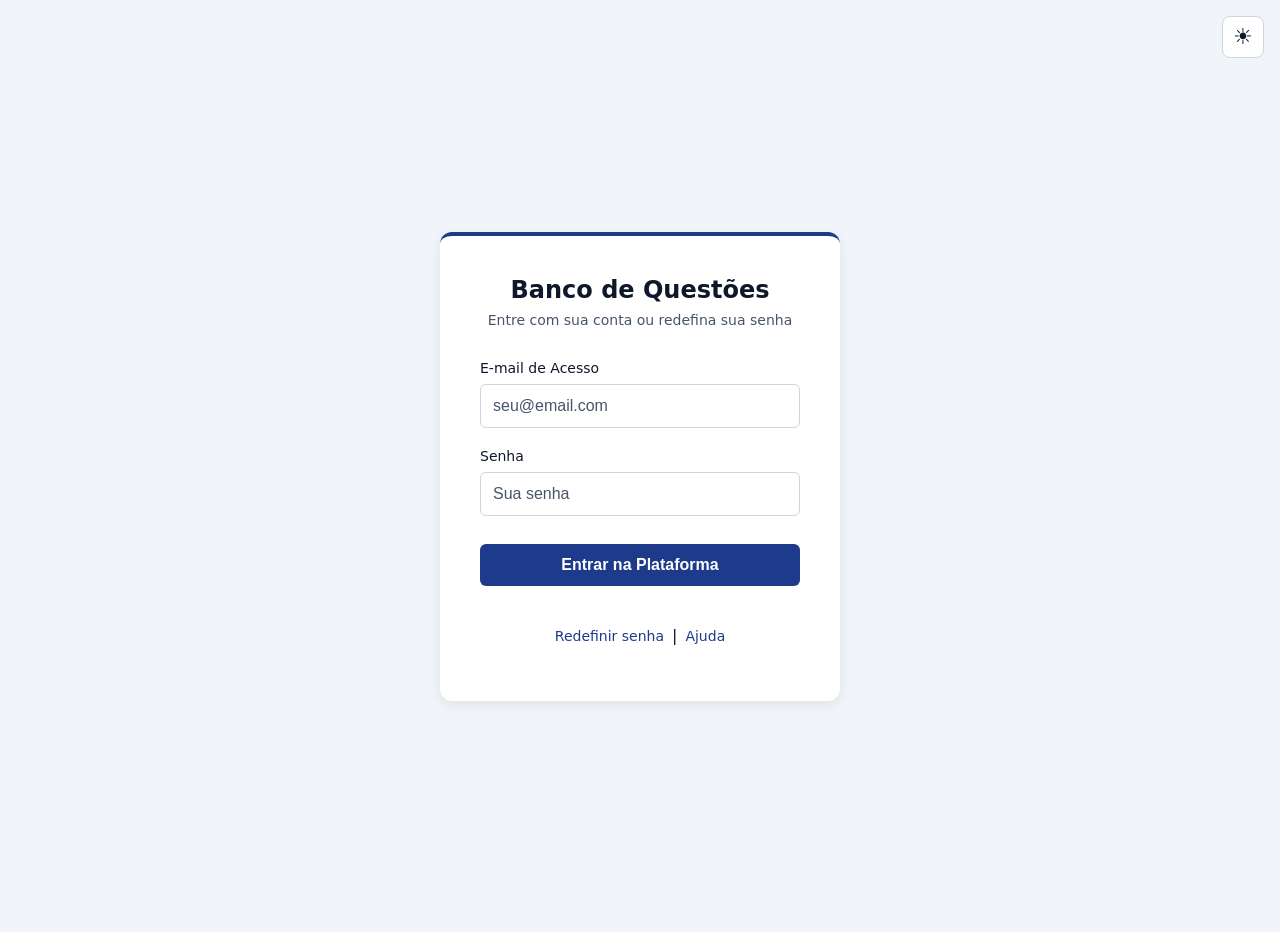
<file: login.html>
<!DOCTYPE html>
<html lang="pt-BR">
<head>
    <meta charset="UTF-8">
    <meta name="viewport" content="width=device-width, initial-scale=1.0">
    <title>Tela de Login e Recuperação - Banco de Questões</title>
    <link rel="stylesheet" href="styles/login.css">
    <script src="scripts/theme.js"></script>
    <link rel="stylesheet" href="styles/theme.css">
</head>
<body>
    <button
        type="button"
        class="theme-toggle theme-toggle--fixed"
        data-theme-toggle
        aria-label="Alterar tema"
    >
        <span class="theme-toggle-icon" aria-hidden="true">☀</span>
    </button>

    <div class="login-card">
        <div class="login-header">
            <h1>Banco de Questões</h1>
            <p>Entre com sua conta ou redefina sua senha</p>
        </div>

        <form id="login-form">
            <div class="form-group">
                <label for="email">E-mail de Acesso</label>
                <input type="email" id="email" name="email" placeholder="seu@email.com" required>
            </div>

            <div class="form-group">
                <label for="password">Senha</label>
                <input type="password" id="password" name="password" placeholder="Sua senha" required>
            </div>

            <button type="submit" class="btn-submit">Entrar na Plataforma</button>
        </form>

        <div id="feedback-message" class="message-box"></div>

        <div class="login-footer">
            <!-- Botão ligado ao fluxo de e-mail do Supabase configurado anteriormente -->
            <a href="#" id="btn-reset-password">Redefinir senha</a>
            <p>|</p>
            <a href="#" id="btn-help">Ajuda</a>
        </div>
    </div>

    <footer>
        <script type="module" src="scripts/login.js"></script>
    </footer>
</body>
</html>
</file>
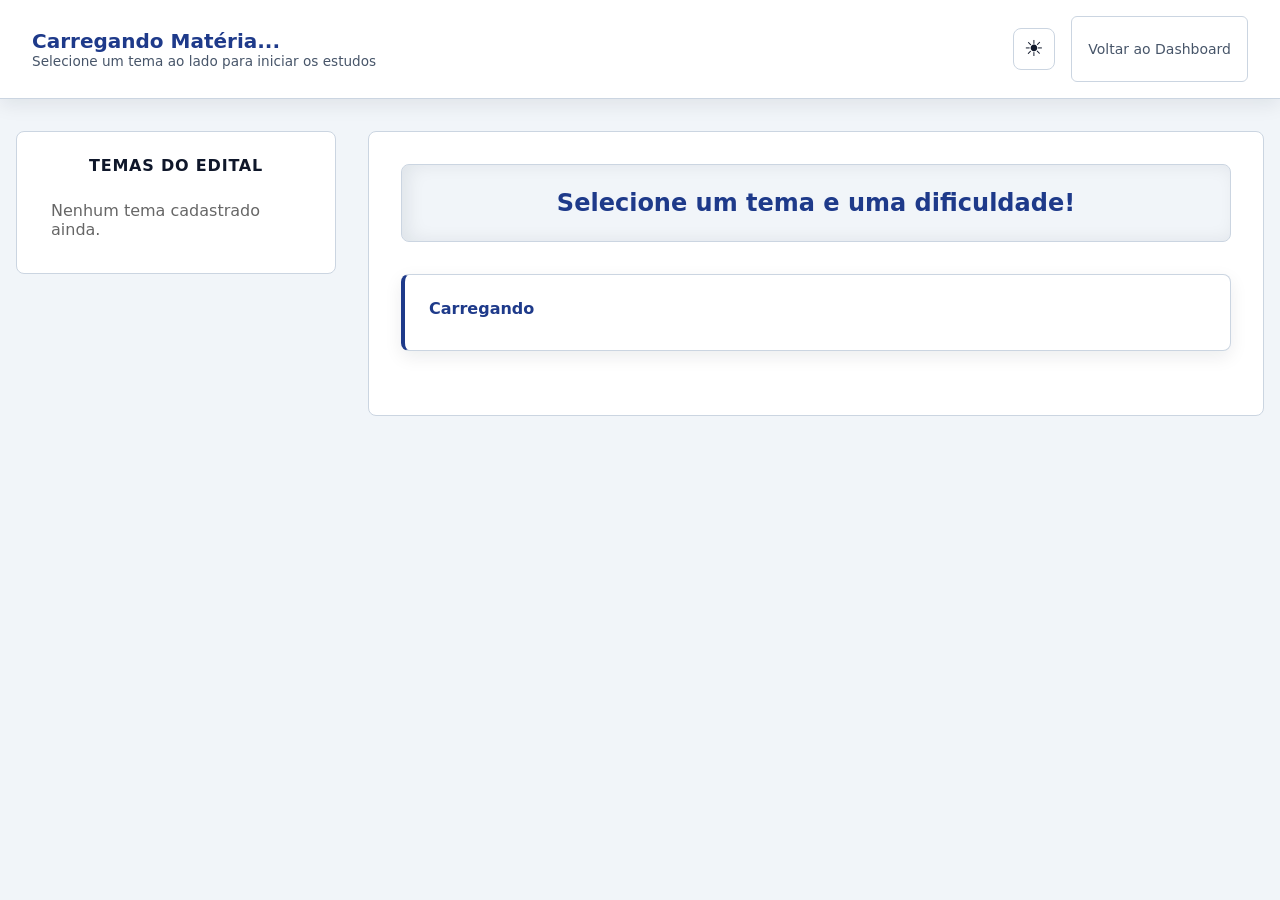
<file: questionstab.html>
<!DOCTYPE html>
<html lang="pt-BR">
<head>
    <meta charset="UTF-8">
    <meta name="viewport" content="width=device-width, initial-scale=1.0">
    <title>Resolução de Questões - Concurso PM</title>
    <script type="module" src="scripts/getdumb.js"></script>    
    <script type="module" src="scripts/questionstab.js"></script>    
    <link rel="stylesheet" href="styles/questionstab.css">
    <script src="scripts/theme.js"></script>
    <link rel="stylesheet" href="styles/theme.css">
</head>
<body>

    <!-- Topo -->
    <header>
        <div class="header-title">
            <h1 id="materiaTitulo">Carregando Matéria...</h1>
            <p>Selecione um tema ao lado para iniciar os estudos</p>
        </div>

        <div style="display: flex; align-items: center; gap: 1rem;">
            <button
                type="button"
                class="theme-toggle"
                data-theme-toggle
                aria-label="Alterar tema"
            >
                <span class="theme-toggle-icon" aria-hidden="true">☀</span>
            </button>

            <a href="dashboard.html" class="back-link">Voltar ao Dashboard</a>
        </div>
    </header>

    <!-- Layout com Menu Lateral e Centro -->
    <div class="main-layout">
        
        <!-- Lado Esquerdo: Menu de Temas -->
        <aside>
            <h2>Temas do Edital</h2>
            <ul class="theme-list" id="themeListContainer">
                <!-- Preenchido via JavaScript dinamicamente com base no parâmetro da URL -->
                 <li class="theme-item" style="padding: 10px; color: #666;">Nenhum tema cadastrado ainda.</li>
            </ul>
        </aside>

        <!-- Centro da Tela: Área de Estudo (Teoria + Questão) -->
        <section class="content-area">
            <div class="question-card" id="questionContainer">
                <h2 class="selecione-materia">Selecione um tema e uma dificuldade!</h2>
                <div class="theory-box" id="theoryContainer">
                    <h3>Carregando</h3>
                    <p></p>
                </div>


            </div>
            
            <!--

            
            <div class="question-card" id="questionContainer">
                <div class="question-header">
                    <span>Questão 01 • Banca: VUNESP</span>
                    <span>% de Acertos: 85%</span>
                </div>
                
                <div class="question-statement">
                    Assinale a alternativa em que o uso do acento indicativo de crase está <strong>correto</strong> de acordo com a norma-padrão da língua portuguesa:
                </div>

                <div class="options-list">
                    <label class="option-item">
                        <input type="radio" name="qst1" value="A">
                        <span class="option-text">A) Entregou o relatório à Direção da corporação.</span>
                    </label>
                    <label class="option-item">
                        <input type="radio" name="qst1" value="B">
                        <span class="option-text">B) Os policiais foram à pé fazer a ronda ostensiva.</span>
                    </label>
                    <label class="option-item">
                        <input type="radio" name="qst1" value="C">
                        <span class="option-text">C) Ficaram frente à frente na abordagem policial.</span>
                    </label>
                    <label class="option-item">
                        <input type="radio" name="qst1" value="D">
                        <span class="option-text">D) Prefiro rondas noturnas à rondas diurnas.</span>
                    </label>
                </div>

                <button class="btn-action" id="btnResponder">Responder Questão</button>

                
                <div class="explanation-box" id="explanationBox">
                    <h4>Gabarito Comentado: Alternativa A</h4>
                    <p><strong>Justificativa:</strong> O verbo "entregar" rege a preposição "a" (quem entrega, entrega algo <em>a</em> alguém) e o substantivo feminino "Direção" aceita o artigo "a". Logo, ocorre a fusão: <em>a + a = à</em>. Na B, "pé" é palavra masculina; na C, expressões locuções formadas por palavras repetidas não levam crase; na D, não há crase antes de palavra no plural sem artigo.</p>
                </div>
            </div> -->

        </section>
    </div>

</body>
</html>
</file>
<file: styles/login.css>
:root {
  --primary-color: #1e3a8a; /* Azul Marinho Institucional / PM */
  --primary-hover: #1e40af; /* Azul um pouco mais claro para hover */
  --bg-color: #f1f5f9;      /* Fundo cinza claro corporativo */
  --card-bg: #ffffff;       /* Fundo dos cartões em branco puro */
  --text-main: #0f172a;     /* Texto principal escuro */
  --text-muted: #475569;    /* Texto secundário/mutado */
  --border-color: #cbd5e1;  /* Bordas nítidas */
  --error-color: #ef4444;   /* Vermelho para erros */
  --success-color: #16a34a; /* Verde para sucesso */
}

body {
  font-family: system-ui, -apple-system, BlinkMacSystemFont, 'Segoe UI', Roboto, Oxygen, Ubuntu, Cantarell, sans-serif;
  background-color: var(--bg-color);
  color: var(--text-main);
  display: flex;
  justify-content: center;
  align-items: center;
  min-height: 100vh;
  margin: 0;
  padding: 1rem;
}

.login-card {
  background-color: var(--card-bg);
  padding: 2.5rem;
  border-radius: 12px;
  box-shadow: 0 4px 12px rgba(15, 23, 42, 0.08);
  width: 100%;
  max-width: 400px;
  box-sizing: border-box;
  border-top: 4px solid var(--primary-color);
}

.login-header {
  text-align: center;
  margin-bottom: 2rem;
}

.login-header h1 {
  font-size: 1.5rem;
  margin: 0 0 0.5rem 0;
  color: var(--text-main);
}

.login-header p {
  font-size: 0.875rem;
  color: var(--text-muted);
  margin: 0;
}

.form-group {
  margin-bottom: 1.25rem;
}

.form-group label {
  display: block;
  font-size: 0.875rem;
  font-weight: 500;
  margin-bottom: 0.5rem;
  color: var(--text-main);
}

.form-group input {
  width: 100%;
  padding: 0.75rem;
  border: 1px solid var(--border-color);
  border-radius: 6px;
  font-size: 1rem;
  box-sizing: border-box;
  outline: none;
  transition: border-color 0.2s;
}

.form-group input:focus {
  border-color: var(--primary-color);
}

.btn-submit {
  width: 100%;
  padding: 0.75rem;
  background-color: var(--primary-color);
  color: white;
  border: none;
  border-radius: 6px;
  font-size: 1rem;
  font-weight: 600;
  cursor: pointer;
  transition: background-color 0.2s;
  margin-top: 0.5rem;
}

.btn-submit:hover {
  background-color: var(--primary-hover);
}

.login-footer {
  text-align:center;
  margin-top: 1.5rem;
  display: flex;
  flex-direction: row;
  align-items: baseline;
  gap: 0.5rem;
  justify-content: center;

}

.login-footer a {
  font-size: 0.875rem;
  color: var(--primary-color);
  text-decoration: none;
  font-weight: 500;
}

.login-footer a:hover {
  text-decoration: underline;
}

.error{
  color: var(--error-color);
}
.success{
  color: var(--success-color);
}

.form-group input {
    background-color: var(--card-bg);
    color: var(--text-main);
}

.form-group input::placeholder {
    color: var(--text-muted);
}

.form-group input:focus {
    border-color: var(--primary-color);
}
</file>
<file: styles/theme.css>
/* =========================================
   TEMA 1 — CLARO
========================================= */

:root {
    color-scheme: light;

    --primary-color: #1e3a8a;
    --primary-hover: #1e40af;
    --bg-color: #f1f5f9;
    --card-bg: #ffffff;
    --text-main: #0f172a;
    --text-muted: #475569;
    --border-color: #cbd5e1;
    --error-color: #ef4444;
    --success-color: #16a34a;

    --card-bg-alt: #f8fafc;
    --status-bg: #dcfce7;
    --status-text: #166534;
    --result-bg: #f0fdf4;
    --result-border: #bbf7d0;
    --result-text: #166534;
    --result-muted: #475569;
    --shadow-color: rgba(15, 23, 42, 0.08);
}

/* =========================================
   TEMA 2 — ESCURO
========================================= */

[data-theme="dark"] {
    color-scheme: dark;

    --primary-color: #60a5fa;
    --primary-hover: #93c5fd;
    --bg-color: #0f172a;
    --card-bg: #1e293b;
    --text-main: #f1f5f9;
    --text-muted: #94a3b8;
    --border-color: #334155;
    --error-color: #f87171;
    --success-color: #4ade80;

    --card-bg-alt: #263449;
    --status-bg: #14532d;
    --status-text: #bbf7d0;
    --result-bg: #142d25;
    --result-border: #166534;
    --result-text: #86efac;
    --result-muted: #a7b8ac;
    --shadow-color: rgba(0, 0, 0, 0.3);
}

/* =========================================
   TEMA 3 — ESPECIAL AZUL E DOURADO
========================================= */

[data-theme="special"] {
    color-scheme: dark;

    --bg-body: #080d1a;

    --text-main: #f1f5f9;
    --text-muted: #94a3b8;
    --text-dim: #64748b;
    --text-light: #cbd5e1;
    --text-card-light: #e2e8f0;

    --primary-blue: #2563eb;
    --primary-blue-hover: #3b82f6;
    --primary-blue-dark: #1d4ed8;
    --primary-blue-deep: #1e40af;

    --gradient-bg-start: #0b1329;
    --gradient-bg-end: #060b18;

    --accent-primary: #eab308;
    --accent-light: #facc15;
    --accent-dark: #ca8a04;
    --accent-glow: rgba(234, 179, 8, 0.15);
    --accent-bg-subtle: rgba(234, 179, 8, 0.1);
    --accent-shadow: rgba(234, 179, 8, 0.4);
    --accent-shadow-hover: rgba(234, 179, 8, 0.6);

    --alert-red: #ef4444;
    --alert-red-light: #f87171;
    --alert-red-text: #fca5a5;

    --card-bg: rgba(30, 41, 59, 0.65);
    --card-bg-alt: rgba(30, 41, 59, 0.6);
    --card-bg-solid: rgba(15, 23, 42, 0.8);
    --card-bg-deep: rgba(15, 23, 42, 0.8);
    --card-bg-darker: rgba(15, 23, 42, 0.9);

    --border-color: rgba(255, 255, 255, 0.12);
    --border-color-light: rgba(255, 255, 255, 0.1);
    --shadow-color: rgba(0, 0, 0, 0.6);

    --glow-blue: rgba(37, 99, 235, 0.25);
    --badge-grad-1: rgba(37, 99, 235, 0.2);
    --badge-grad-2: rgba(234, 179, 8, 0.2);
    --action-banner-start: rgba(234, 179, 8, 0.15);
    --action-banner-end: rgba(37, 99, 235, 0.15);
    --flow-arrow-color: #475569;

    --page1-bg-image: url('img-pm.png');

    --font-size-title: 25px;
    --font-size-lead: 18px;
    --font-size-body: 16px;
    --font-size-card: 15px;
    --font-size-small: 14px;

    --spacing-body-gap: 32px;
    --spacing-card-padding: 28px;

    /* Integração com as variáveis já utilizadas no site */

    --primary-color: var(--primary-blue);
    --primary-hover: var(--primary-blue-hover);
    --bg-color: var(--bg-body);
    --text-muted: #94a3b8;
    --error-color: var(--alert-red);
    --success-color: #4ade80;

    --status-bg: rgba(234, 179, 8, 0.12);
    --status-text: #facc15;

    --result-bg: rgba(30, 41, 59, 0.8);
    --result-border: rgba(234, 179, 8, 0.25);
    --result-text: #facc15;
    --result-muted: #cbd5e1;
}

/* Fundo especial */

[data-theme="special"] body {
    background: linear-gradient(
        135deg,
        var(--gradient-bg-start),
        var(--gradient-bg-end)
    );
}

/* =========================================
   TRANSIÇÕES
========================================= */

body,
header,
aside,
section,
article,
button,
input,
a,
.stat-card,
.subject-card,
.question-card,
.login-card,
.subscription-banner {
    transition:
        background-color 0.2s ease,
        color 0.2s ease,
        border-color 0.2s ease,
        box-shadow 0.2s ease;
}

/* =========================================
   BOTÃO DE TEMA
========================================= */

.theme-toggle {
    width: 42px;
    height: 42px;
    flex-shrink: 0;

    display: inline-flex;
    align-items: center;
    justify-content: center;

    background: var(--card-bg);
    color: var(--text-main);

    border: 1px solid var(--border-color);
    border-radius: 8px;

    font-size: 1.35rem;
    cursor: pointer;

    transition: all 0.2s ease;
}

.theme-toggle:hover {
    border-color: var(--primary-color);
    color: var(--primary-color);
    transform: translateY(-1px);
}

.theme-toggle:focus-visible {
    outline: 2px solid var(--primary-color);
    outline-offset: 3px;
}

.theme-toggle--fixed {
    position: fixed;
    top: 1rem;
    right: 1rem;
    z-index: 1000;
}

/* =========================================
   ELEMENTOS DINÂMICOS
========================================= */

.explanation-box {
    background: var(--card-bg-alt);
    border: 1px solid var(--border-color);
    border-radius: 6px;
    padding: 1.25rem;
    margin-top: 1.5rem;
    display: none;
}

.explanation-box.correct {
    border-left: 4px solid var(--success-color);
}

.explanation-box.incorrect {
    border-left: 4px solid var(--error-color);
}

.result-card {
    margin-top: 25px;
    padding: 15px;
    background: var(--result-bg);
    border: 1px solid var(--result-border);
    border-radius: 6px;
    text-align: center;
}

.result-title {
    color: var(--result-text);
}

.result-text {
    color: var(--success-color);
}

.result-muted {
    color: var(--result-muted);
}
</file>
<file: styles/questionstab.css>
:root {
  --primary-color: #1e3a8a; /* Azul Marinho Institucional / PM */
  --primary-hover: #1e40af; /* Azul um pouco mais claro para hover */
  --bg-color: #f1f5f9;      /* Fundo cinza claro corporativo */
  --card-bg: #ffffff;       /* Fundo dos cartões em branco puro */
  --text-main: #0f172a;     /* Texto principal escuro */
  --text-muted: #475569;    /* Texto secundário/mutado */
  --border-color: #cbd5e1;  /* Bordas nítidas */
  --error-color: #ef4444;   /* Vermelho para erros */
  --success-color: #16a34a; /* Verde para sucesso */
}

* {
  box-sizing: border-box;
  margin: 0;
  padding: 0;
}

body {
  font-family: system-ui, -apple-system, BlinkMacSystemFont, 'Segoe UI', Roboto, Oxygen, Ubuntu, Cantarell, sans-serif;
  background-color: var(--bg-color);
  color: var(--text-main);
  display: flex;
  flex-direction: column;
  min-height: 100vh;
}

/* Top Bar */
header {
  background-color: var(--card-bg);
  border-bottom: 1px solid var(--border-color);
  padding: 1rem 2rem;
  display: flex;
  justify-content: space-between;
  align-items: center;
  box-shadow:0 6px 18px var(--shadow-color);
}

.header-title h1 {
  font-size: 1.25rem;
  color: var(--primary-color);
}

.header-title p {
  font-size: 0.85rem;
  color: var(--text-muted);
}

.back-link {
  text-decoration: none;
  color: var(--text-muted);
  font-size: 0.875rem;
  font-weight: 500;
  border: 1px solid var(--border-color);
  padding: 0.5rem 1rem;
  border-radius: 6px;
  background-color: var(--card-bg);
  transition: all 0.2s;
  line-height: 3rem;
}

.back-link:hover {
  border-color: var(--primary-color);
  color: var(--primary-color);
}

/* Layout Principal */
.main-layout {
  display: flex;
  flex: 1;
  max-width: 1400px;
  width: 100%;
  margin: 0 auto;
  padding: 2rem 1rem;
  gap: 2rem;
}

/* Menu Lateral (Esquerda) */
aside {
  width: 320px;
  background-color: var(--card-bg);
  border: 1px solid var(--border-color);
  border-radius: 8px;
  padding: 1.5rem;
  height: fit-content;
}

aside h2 {
  font-size: 1rem;
  color: var(--text-main);
  margin-bottom: 1rem;
  text-transform: uppercase;
  letter-spacing: 0.05em;
  text-align: center;
}

.theme-list {
  list-style: none;
  display: flex;
  flex-direction: column;
  gap: 0.5rem;
}

.theme-item button {
  width: 100%;
  text-align: left;
  background: none;
  border: none;
  padding: 0.75rem 1rem;
  border-radius: 6px;
  font-size: 0.95rem;
  color: var(--text-muted);
  cursor: pointer;
  transition: all 0.2s;
}

.theme-item button:hover {
  background-color: var(--bg-color);
  color: var(--primary-color);
}

.theme-item button.active {
  background-color: var(--primary-color);
  color: white;
  font-weight: 500;
}

.btn-diff{
  padding: 0.5rem!important;
  box-shadow:6px 0px 18px inset var(--shadow-color);
  border-radius: 0.5rem!important;
}
.btn-diff:hover{
  box-shadow:6px 0px 18px var(--shadow-color)!important;
}

/* Área de Estudo (Centro) */
section.content-area {
  flex: 1;
  display: flex;
  flex-direction: column;
  gap: 1.5rem;
}

/* Timer */
.area-timer{
  align-items: center;
  justify-content: center;
  height: 2rem;
  margin-bottom: 2.5rem;
  position: sticky;
  top: 0;
  backdrop-filter: blur(10px);
}

.timer-bar-container{
  display: flex;
  justify-content: space-between;
  align-items: center;
  margin-bottom: 20px;
  padding: 10px 15px;
  background-color: var(--bg-color);
  border-radius: 8px;
  border: 1px solid var(--border-color);
  top: 8px;
  position: relative;
}

.timer-display{
  font-size: 1.1rem;
  font-weight: bold;
  color: var(--primary-color);
}

.timer-info{
  font-weight: bold;
  color: var(--text-main);
}

/* Caixa de Teoria Resumida */
.selecione-materia{
  color: var(--primary-color);
  text-align: center;
  background: var(--bg-color);
  padding: 1.5rem;
  border: 1px var(--border-color) solid;
  box-shadow:6px 0px 18px inset var(--shadow-color);
  border-radius: 0.5rem;
}
.theory-box {
  background-color: var(--card-bg);
  border: 1px solid var(--border-color);
  border-left: 4px solid var(--primary-color);
  box-shadow:0 6px 18px var(--shadow-color);
  border-radius: 8px;
  padding: 1.5rem;
  margin: 2rem 0;
}

.theory-box h3 {
  font-size: 1rem;
  color: var(--primary-color);
  margin-bottom: 0.5rem;
}

.theory-box p {
  font-size: 0.9rem;
  color: var(--text-muted);
  line-height: 1.5;
}

/* Cartão de Questão */
.question-card {
  background-color: var(--card-bg);
  border: 1px solid var(--border-color);
  border-radius: 8px;
  padding: 2rem;
}

.question-header {
  display: flex;
  justify-content: space-between;
  align-items: center;
  margin-bottom: 1rem;
  font-size: 0.85rem;
  color: var(--text-muted);
}

.question-statement {
  font-size: 1rem;
  line-height: 1.6;
  color: var(--text-main);
  margin-bottom: 1.5rem;
}

/* Alternativas */
.options-list {
  display: flex;
  flex-direction: column;
  gap: 0.75rem;
  margin-bottom: 1.5rem;
}

.option-item {
  display: flex;
  align-items: flex-start;
  gap: 0.75rem;
  padding: 1rem;
  border: 1px solid var(--border-color);
  border-radius: 6px;
  cursor: pointer;
  transition: border-color 0.2s, background-color 0.2s;
}

.option-item:hover {
  border-color: var(--primary-color);
  background-color: var(--bg-color);
}

.option-item input {
  margin-top: 0.2rem;
}

.option-text {
  font-size: 0.95rem;
  color: var(--text-main);
}

/* Botões de Ação */
.area-btn-action{
  margin: 20px auto;
  position: sticky;
  bottom: 8px;
  display: flex;
  justify-content: center;
}
.btn-action {
  background-color: var(--primary-color);
  color: white;
  border: none;
  padding: 0.75rem 1.5rem;
  border-radius: 6px;
  font-size: 1rem;
  font-weight: 600;
  cursor: pointer;
  transition: background-color 0.2s;
  width: 100%;
}

.btn-action:hover {
  background-color: var(--primary-hover);
}

/* Gabarito Comentado (Oculto inicialmente) */
.explanation-box {
  margin-top: 1.5rem;
  background-color: #f8fafc;
  border: 1px solid var(--border-color);
  border-radius: 6px;
  padding: 1.25rem;
  display: none; /* Revelado via JS após responder */
}

.explanation-box h4 {
  font-size: 0.95rem;
  color: var(--success-color);
  margin-bottom: 0.5rem;
}

.explanation-box p {
  font-size: 0.9rem;
  color: var(--text-muted);
  line-height: 1.5;
}
/* Para Tablets (telas até 1024px) e Celulares */
@media (max-width: 1024px) {
  .main-layout {
    display: flex;
    flex-direction: column;
    align-items: center;
  }
}


.theme-item button.active {
    background-color: var(--primary-color);
    color: white;
}

.explanation-box {
    background-color: var(--card-bg-alt);
}

.option-item {
    background-color: var(--card-bg);
}

.option-item input {
    accent-color: var(--primary-color);
}
</file>
